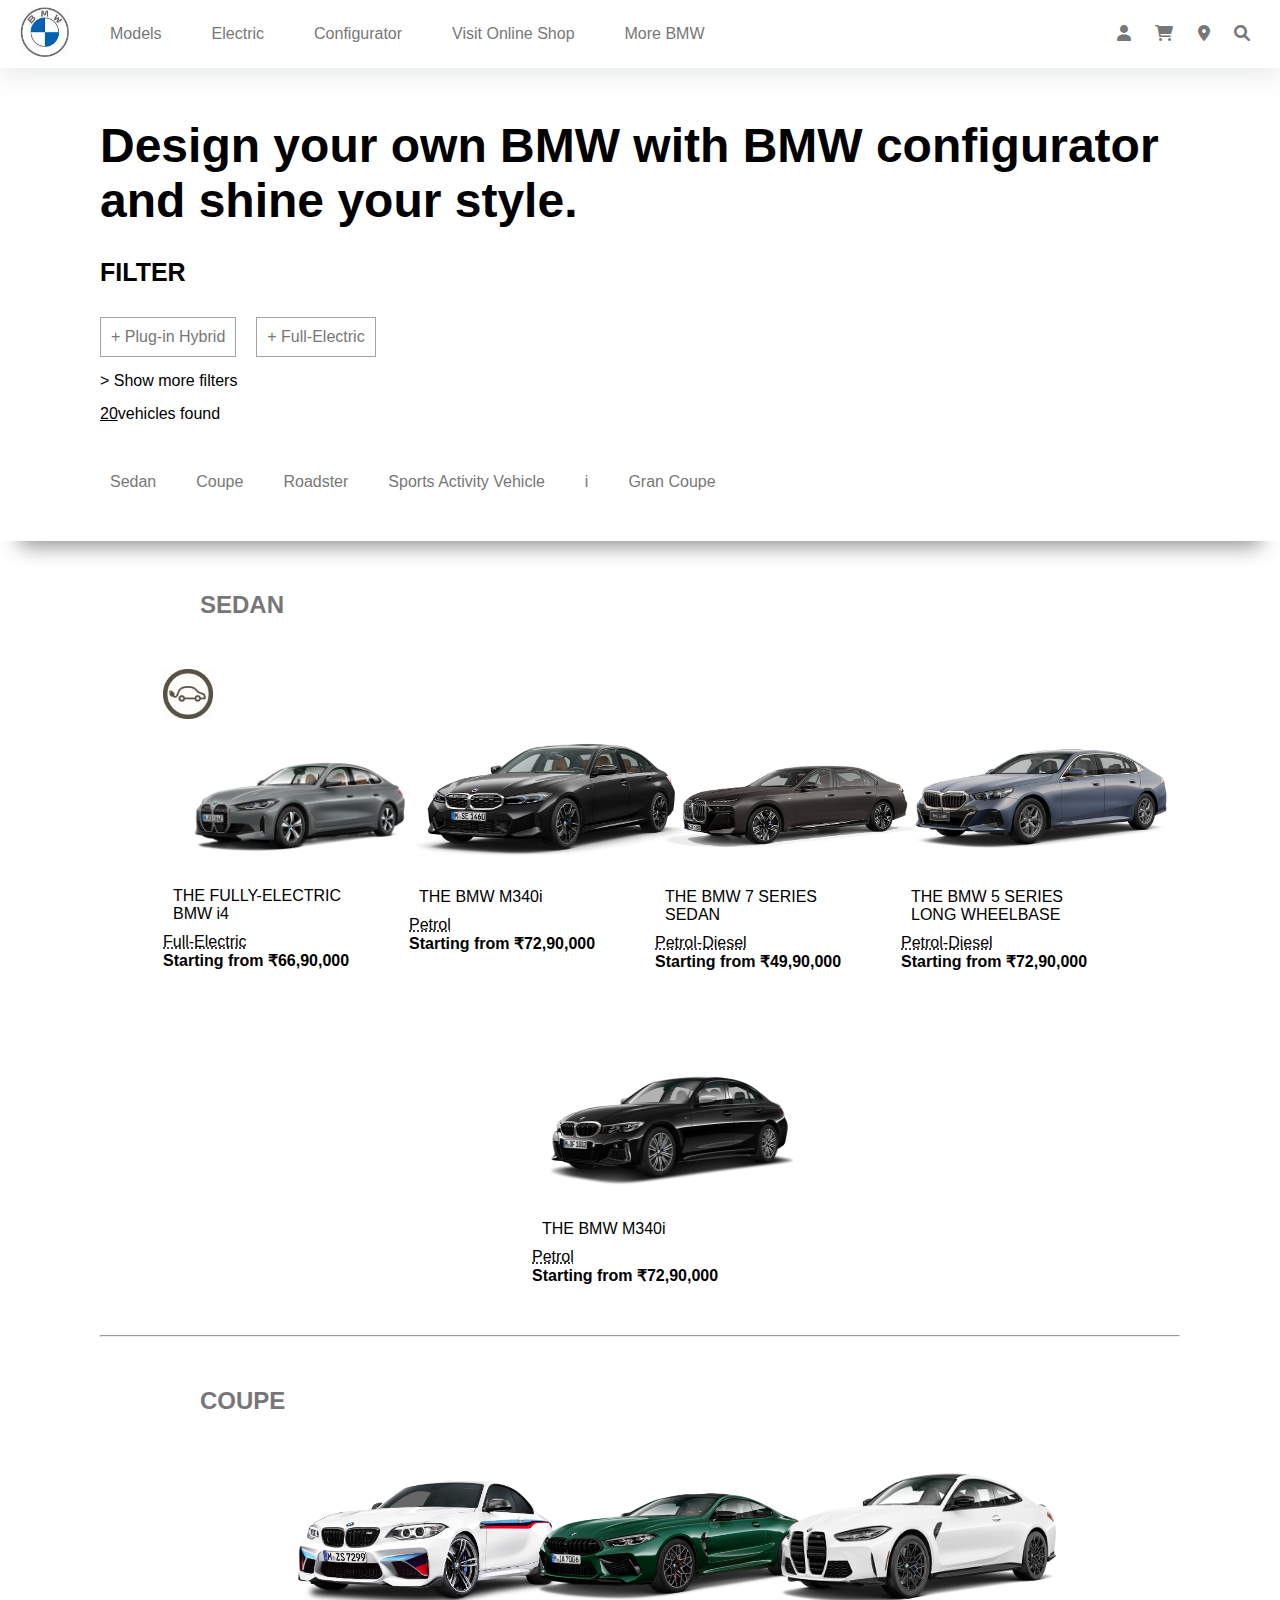
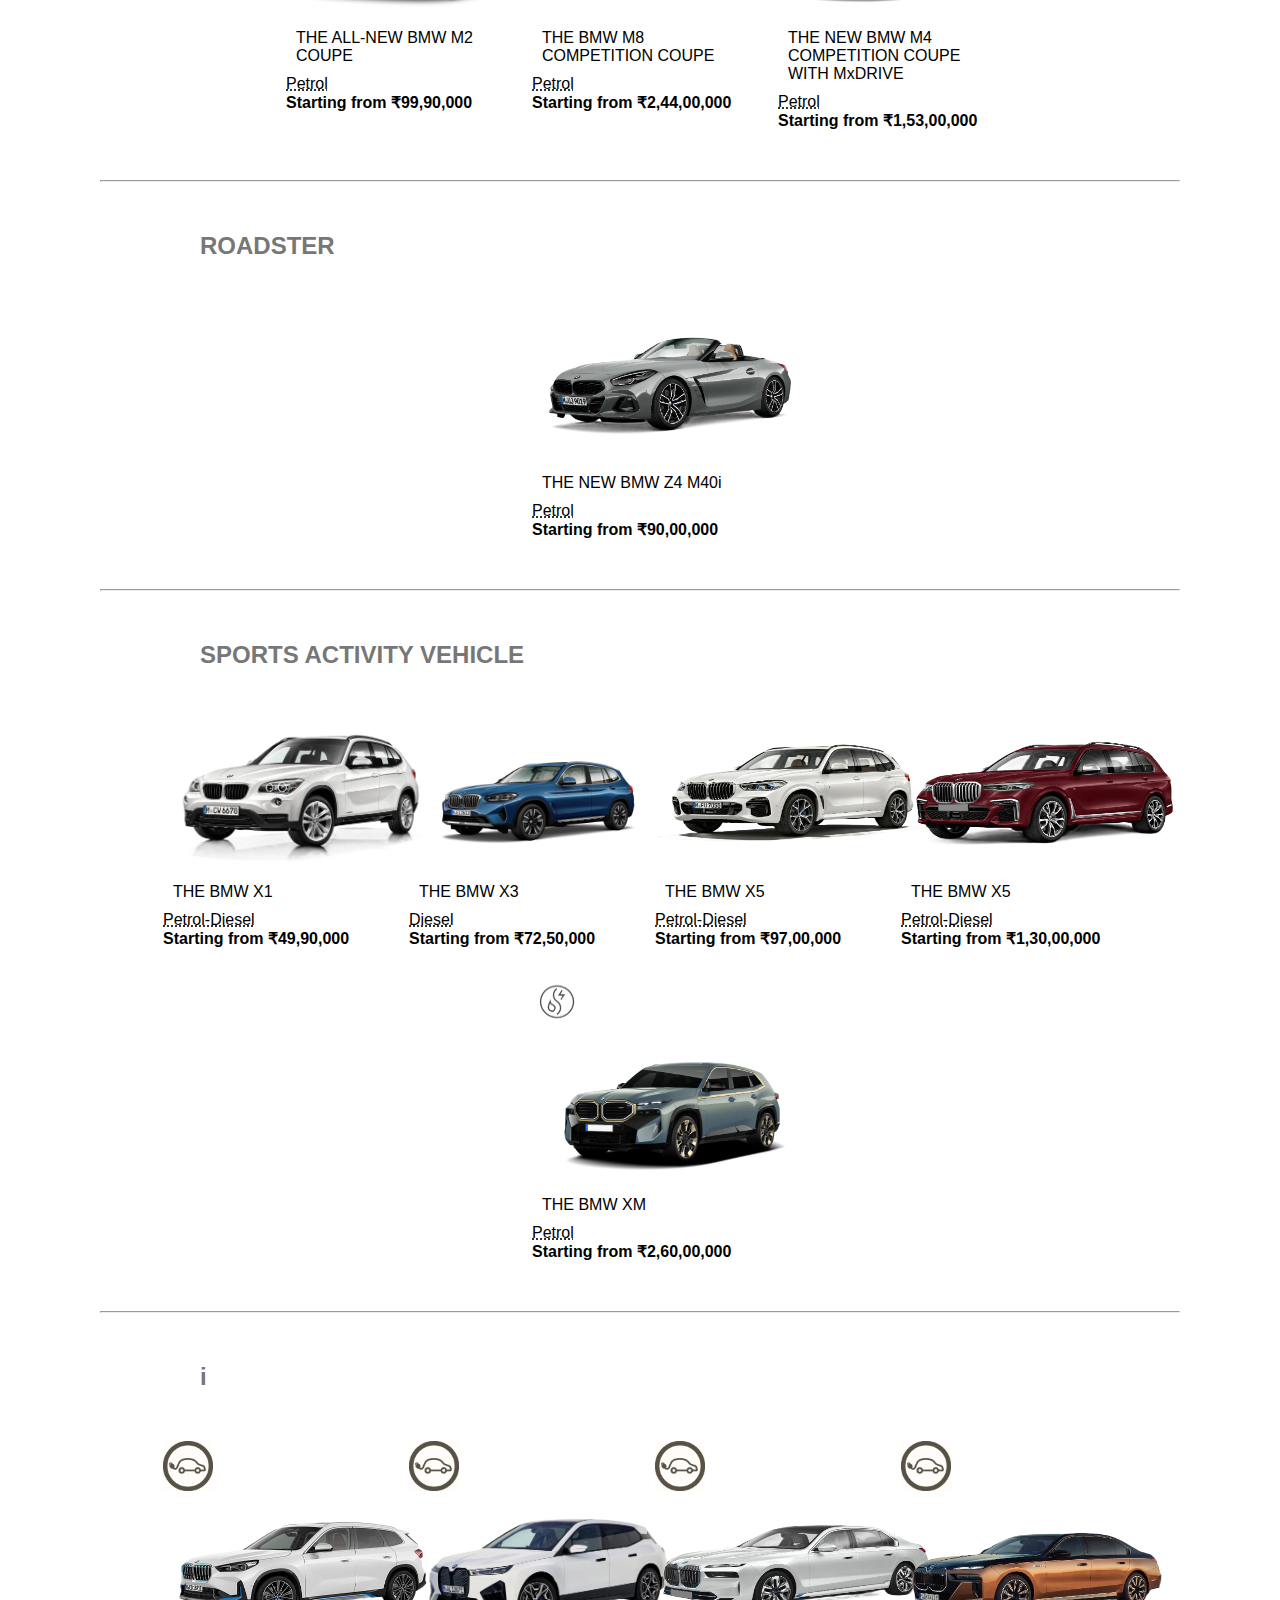
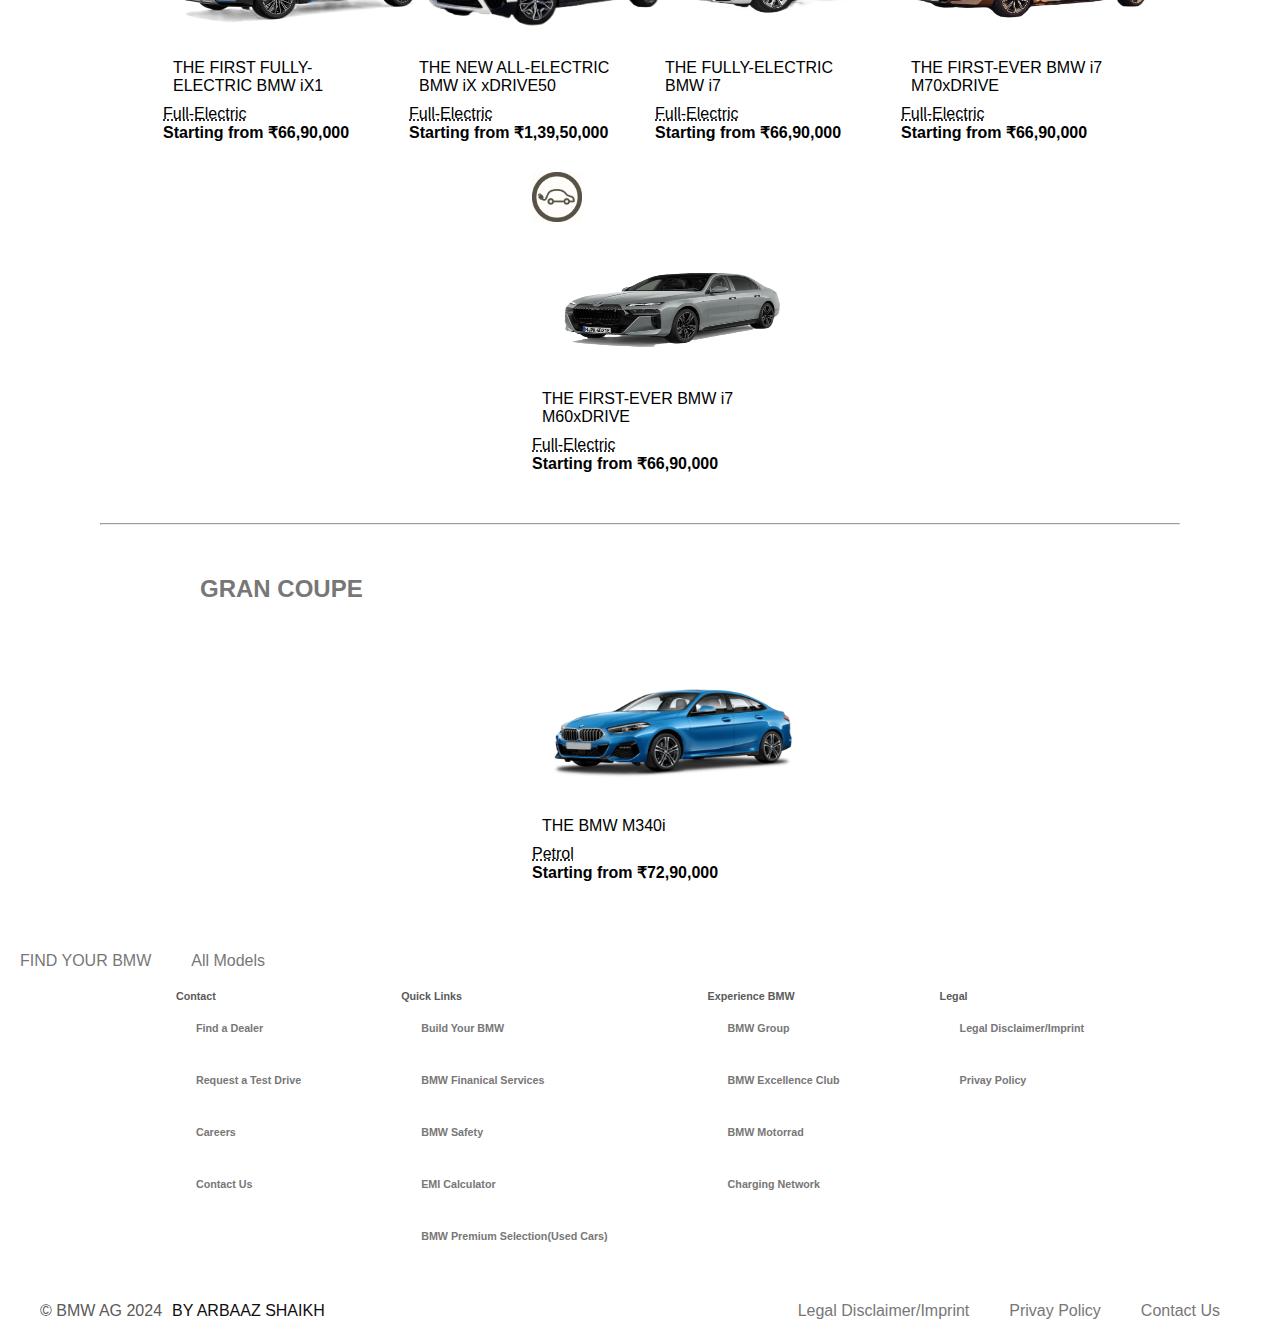
<file: configurator.html>
<!DOCTYPE html>
<html lang="en">
<head>
    <meta charset="UTF-8">
    <meta name="viewport" content="width=device-width, initial-scale=1.0">
    <link rel="icon" type="image/jpeg" href="./BMWImg/BMW LOGO.webp">
    <link rel="stylesheet" href="https://cdnjs.cloudflare.com/ajax/libs/font-awesome/6.0.0-beta3/css/all.min.css">
    <link rel="stylesheet" href="configurator.css">
    <title>Configurator</title>
</head>
<body>

    <div id="nav">
        <div class="left">
            <div>
                <abbr title="BMW Logo"><a href="index.html"><img id="logo" src="./BMWImg/bmwlogo.jpeg"></a></abbr>
            </div>
            <ul>
                <li><a href="Model.html">Models</a></li>
                <li><a href="elecrticpage.html">Electric</a></li>
                <li><a href="configurator.html">Configurator</a></li>
                <li><a href="">Visit Online Shop</a></li>
                <li><a href="">More BMW</a></li>
            </ul>
        </div>
        
        <div class="social-links">
            <i class="fas fa-user"></i>
            <i class="fas fa-shopping-cart"></i>
            <i class="fas fa-map-marker-alt"></i>
            <i class="fas fa-search"></i>
        </div>	
    </div>

    <div class="main">
        <h4>Design your own BMW with BMW configurator and shine your style.</h4>
        <h3>FILTER</h3>
        <div class="filter">
            <span id="box1">+ Plug-in Hybrid</span>
            <span id="box1">+ Full-Electric</span>
        </div>
        <p>> Show more filters</p>
        <p><span>20</span>vehicles found</p>
    </div>

    <div id="series">
        <ul>
            <li><a href="#Sedan">Sedan</a></li>
            <li><a href="#Coupe">Coupe</a></li>
            <li><a href="#Roadster">Roadster</a></li>
            <li><a href="#Sports Activity Vehicle">Sports Activity Vehicle</a></li>
            <li><a href="#i">i</a></li>
            <li><a href="#Gran Coupe">Gran Coupe</a></li>
        </ul>
    </div>
    
    <div>
        <h2 class="H2" id="Sedan">SEDAN</h2>
        <div class="head">

            <div class="col-size">
                <img id="electric" src="./BMWImg/electricsymbol.jpg">
            
                <div class="carimage">
                    <img id="car-size" src="./BMWImg/i4.png" alt="BMW iX1">
                </div>
                <div class="desc">THE FULLY-ELECTRIC BMW i4</div>
                    <abbr title="THE FULLY-ELECTRIC BMW i4"><p>Full-Electric</p></abbr>
                    <b><p>Starting from ₹66,90,000</p></b>
            </div>

            <div class="col-size">
                <div id="measured"></div>
                <div class="carimage">
                    <img id="car-size" src="./BMWImg/M340i.png" alt="BMW M340i">
                </div>
                <div class="desc">THE BMW M340i</div>
                    <abbr title="THE BMW M340i"><p>Petrol</p></abbr>
                    <b><p>Starting from ₹72,90,000</p></b>
            </div>

            <div class="col-size">
                <div id="measured"></div>
                <div class="carimage">
                    <img id="car-size" src="./BMWImg/7SS.png" alt="BMW 7 SERIES SEDAN">
                </div>
                <div class="desc">THE BMW 7 SERIES SEDAN</div>
                    <abbr title="THE BMW 7 SERIES SEDAN"><p>Petrol-Diesel</p></abbr>
                    <b><p>Starting from ₹49,90,000</p></b>
            </div>

            <div class="col-size">
                <div id="measured"></div>
                <div class="carimage">
                    <img id="car-size" src="./BMWImg/5S.png" alt="BMW 5 SERIES LONG WHEELBASE">
                </div>
                <div class="desc">THE BMW 5 SERIES LONG WHEELBASE</div>
                    <abbr title="THE BMW 5 SERIES LONG WHEELBASE"><p>Petrol-Diesel</p></abbr>
                    <b><p>Starting from ₹72,90,000</p></b>
            </div>

            <div class="col-size">
                <div id="measured"></div>
                <div class="carimage">
                    <img id="car-size" src="./BMWImg/3S.png" alt="BMW M340i">
                </div>
                <div class="desc">THE BMW M340i</div>
                    <abbr title="THE BMW M340i"><p>Petrol</p></abbr>
                    <b><p>Starting from ₹72,90,000</p></b>
            </div>

        </div>
    </div>

    <div class="hr">
        <hr>
    </div>

    <div>
        <h2 class="H2" id="Coupe">COUPE</h2>
        <div class="head">

            <div class="col-size">
                <div class="carimage">
                    <img id="car-size" src="./BMWImg/M2.png" alt="BMW M2 COUPE">
                </div>
                <div class="desc">THE ALL-NEW BMW M2 COUPE</div>
                    <abbr title="THE ALL-NEW BMW M2 COUPE"><p>Petrol</p></abbr>
                    <b><p>Starting from ₹99,90,000</p></b>
            </div>

            <div class="col-size">
                <div class="carimage">
                    <img id="car-size" src="./BMWImg/M8.png" alt="BMW M8 COMPETITION COUPE">
                </div>
                <div class="desc">THE BMW M8 COMPETITION COUPE</div>
                    <abbr title="THE BMW M8 COMPETITION COUPE"><p>Petrol</p></abbr>
                    <b><p>Starting from ₹2,44,00,000</p></b>
            </div>
            <div class="col-size">
                    <div class="carimage">
                        <img id="car-size" src="./BMWImg/M4.png" alt=" s">
                    </div>
                    <div class="desc">THE  NEW BMW M4 COMPETITION COUPE WITH MxDRIVE</div>
                        <abbr title=" THE NEW BMW M4 COMPETITION COUPE WITH MxDRIVE"><p>Petrol</p></abbr>
                        <b><p>Starting from ₹1,53,00,000</p></b>
                    </div>
            </div>
        </div>
    </div>

<div class="hr">
    <hr>
</div>

    <div>
        <h2 class="H2" id="Roadster">ROADSTER</h2>
        <div class="head">
            <div class="col-size">
                <div class="carimage">
                    <img id="car-size" src="./BMWImg/Z4M30i.png" alt="BMW Z4 M40i">
                </div>
                <div class="desc">THE NEW BMW Z4 M40i</div>
                    <abbr title="THE NEW BMW Z4 M40i"><p>Petrol</p></abbr>
                    <b><p>Starting from ₹90,00,000</p></b>
            </div>  
        </div>
    </div>

    <div class="hr">
        <hr>
    </div>

    <div></div>
        <h2 class="H2" id="Sports Activity Vehicle">SPORTS ACTIVITY VEHICLE</h2>
        <div class="head">
            <div class="col-size">
                <div class="carimage">
                    <img id="car-size" src="./BMWImg/X1.png" alt="BMW X1">
                </div>
                <div class="desc">THE BMW X1</div>
                    <abbr title="THE BMW X1"><p>Petrol-Diesel</p></abbr>
                    <b><p>Starting from ₹49,90,000</p></b>
            </div>
            
            <div class="col-size">
                <div class="carimage">
                    <img id="car-size" src="./BMWImg/X3.png" alt="BMW X3">
                </div>
                <div class="desc">THE BMW X3</div>
                    <abbr title="THE BMW X3"><p>Diesel</p></abbr>
                    <b><p>Starting from ₹72,50,000</p></b>
            </div>
            
            <div class="col-size">
                <div class="carimage">
                    <img id="car-size" src="./BMWImg/X5.png" alt="BMW X5">
                </div>
                <div class="desc">THE BMW X5</div>
                    <abbr title="THE BMW X5"><p>Petrol-Diesel</p></abbr>
                    <b><p>Starting from ₹97,00,000</p></b>
            </div>
            
            <div class="col-size">
                <div class="carimage">
                    <img id="car-size" src="./BMWImg/X7.png" alt="BMW X7">
                </div>
                <div class="desc">THE BMW X5</div>
                    <abbr title="THE BMW X7"><p>Petrol-Diesel</p></abbr>
                    <b><p>Starting from ₹1,30,00,000</p></b>
            </div>
            
            <div class="col-size">
                <img id="electric" src="./BMWImg/hybrid.png">
                <div class="carimage">
                    <img id="car-size" src="./BMWImg/XM.png" alt="BMW XM">
                </div>
                <div class="desc">THE BMW XM</div>
                    <abbr title="THE BMW XM"><p>Petrol</p></abbr>
                    <b><p>Starting from ₹2,60,00,000</p></b>
            </div>
        </div>
    </div>

    <div class="hr">
        <hr>
    </div>

    <div>
        <h2 class="H2" id="i">i</h2>
        <div class="head">
            <div class="col-size">
                <img id="electric" src="./BMWImg/electricsymbol.jpg">
            
                <div class="carimage">
                    <img id="car-size" src="./BMWImg/ix1.png" alt="BMW iX1">
                </div>
                <div class="desc">THE FIRST FULLY-ELECTRIC BMW iX1</div>
                    <abbr title="THE FIRST FULLY-ELECTRIC BMW iX1"><p>Full-Electric</p></abbr>
                    <b><p>Starting from ₹66,90,000</p></b>
            </div>
    
            <div class="col-size">
                <img id="electric" src="./BMWImg/electricsymbol.jpg">
            
                <div class="carimage">
                    <img id="car-size" src="./BMWImg/ix50.png" alt="BMW iX1">
                </div>
                <div class="desc">THE NEW ALL-ELECTRIC BMW iX xDRIVE50</div>
                    <abbr title="THE NEW ALL-ELECTRIC BMW iX xDRIVE50"><p>Full-Electric</p></abbr>
                    <b><p>Starting from ₹1,39,50,000</p></b>
            </div>
            
            <div class="col-size">
                <img id="electric" src="./BMWImg/electricsymbol.jpg">
            
                <div class="carimage">
                    <img id="car-size" src="./BMWImg/i7.png" alt="BMW iX1">
                </div>
                <div class="desc">THE FULLY-ELECTRIC BMW i7</div>
                    <abbr title="THE FULLY-ELECTRIC BMW i7"><p>Full-Electric</p></abbr>
                    <b><p>Starting from ₹66,90,000</p></b>
            </div>
            
            <div class="col-size">
                <img id="electric" src="./BMWImg/electricsymbol.jpg">
            
                <div class="carimage">
                    <img id="car-size" src="./BMWImg/i7m70.png" alt="BMW iX1">
                </div>
                <div class="desc">THE FIRST-EVER BMW i7 M70xDRIVE</div>
                    <abbr title="THE FIRST-EVER BMW i7 M70xDRIVE"><p>Full-Electric</p></abbr>
                    <b><p>Starting from ₹66,90,000</p></b>
            </div>
            
            <div class="col-size">
                <img id="electric" src="./BMWImg/electricsymbol.jpg">
            
                <div class="carimage">
                    <img id="car-size" src="./BMWImg/I7M60.png" alt="BMW iX1">
                </div>
                <div class="desc">THE FIRST-EVER BMW i7 M60xDRIVE</div>
                    <abbr title="THE FIRST-EVER BMW i7 M60xDRIVE"><p>Full-Electric</p></abbr>
                    <b><p>Starting from ₹66,90,000</p></b>
            </div>
        </div>				
    </div>

    <div class="hr">
        <hr>
    </div>

    <div></div>
        <h2 class="H2" id="Gran Coupe">GRAN COUPE</h2>
        <div class="head">
            <div class="col-size">
                <div class="carimage">
                    <img id="car-size" src="./BMWImg/2S.png" alt="BMW M340i">
                </div>
                <div class="desc">THE BMW M340i</div>
                    <abbr title="THE BMW M340i"><p>Petrol</p></abbr>
                    <b><p>Starting from ₹72,90,000</p></b>
            </div>  
        </div>
    </div>

    <div class="middle">
        <ul>
            <li><a href="#">FIND YOUR BMW</a></li>
            <li><a href="#">All Models</a></li>
        </ul>
    </div>
    
    <div class="last">
        <div>
            <h6 class="h6">Contact
            <ul>
                <li><a href="#">Find a Dealer</a></li>
                <li><a href="#">Request a Test Drive</a></li>
                <li><a href="#">Careers</a></li>
                <li><a href="#">Contact Us</a></li>	
            </ul>
            </h6>
        </div>
        <div>
            <h6 class="h6">Quick Links
            <ul>
                <li><a href="#">Build Your BMW</a></li>
                <li><a href="#">BMW Finanical Services</a></li>
                <li><a href="#">BMW Safety</a></li>
                <li><a href="#">EMI Calculator</a></li>
                <li><a href="#">BMW Premium Selection(Used Cars)</a></li>			
            </ul>
            </h6>
        </div>
        <div>
            <h6 class="h6">Experience BMW
            <ul>
                <li><a href="#">BMW Group</a></li>
                <li><a href="#">BMW Excellence Club</a></li>
                <li><a href="#">BMW Motorrad</a></li>
                <li><a href="#">Charging Network</a></li>	
            </ul>
            </h6>
        </div>
        <div>
            <h6 class="h6">Legal
            <ul>
                <li><a href="#">Legal Disclaimer/Imprint</a></li>
                <li><a href="#">Privay Policy</a></li>	
            </ul>
            </h6>
        </div>
    </div>
    
        <div class="footer1">
            <p>&copy; BMW AG 2024 <span>BY ARBAAZ SHAIKH</span></p>
        
        
        <div class="footer2">
            <ul>
                <li><a href="#">Legal Disclaimer/Imprint</a></<li>
                <li><a href="">Privay Policy</a></<li>
                <li><a href="">Contact Us</a></<li>
            </ul>
        </div>
    </div>
</body>
</html>
</file>
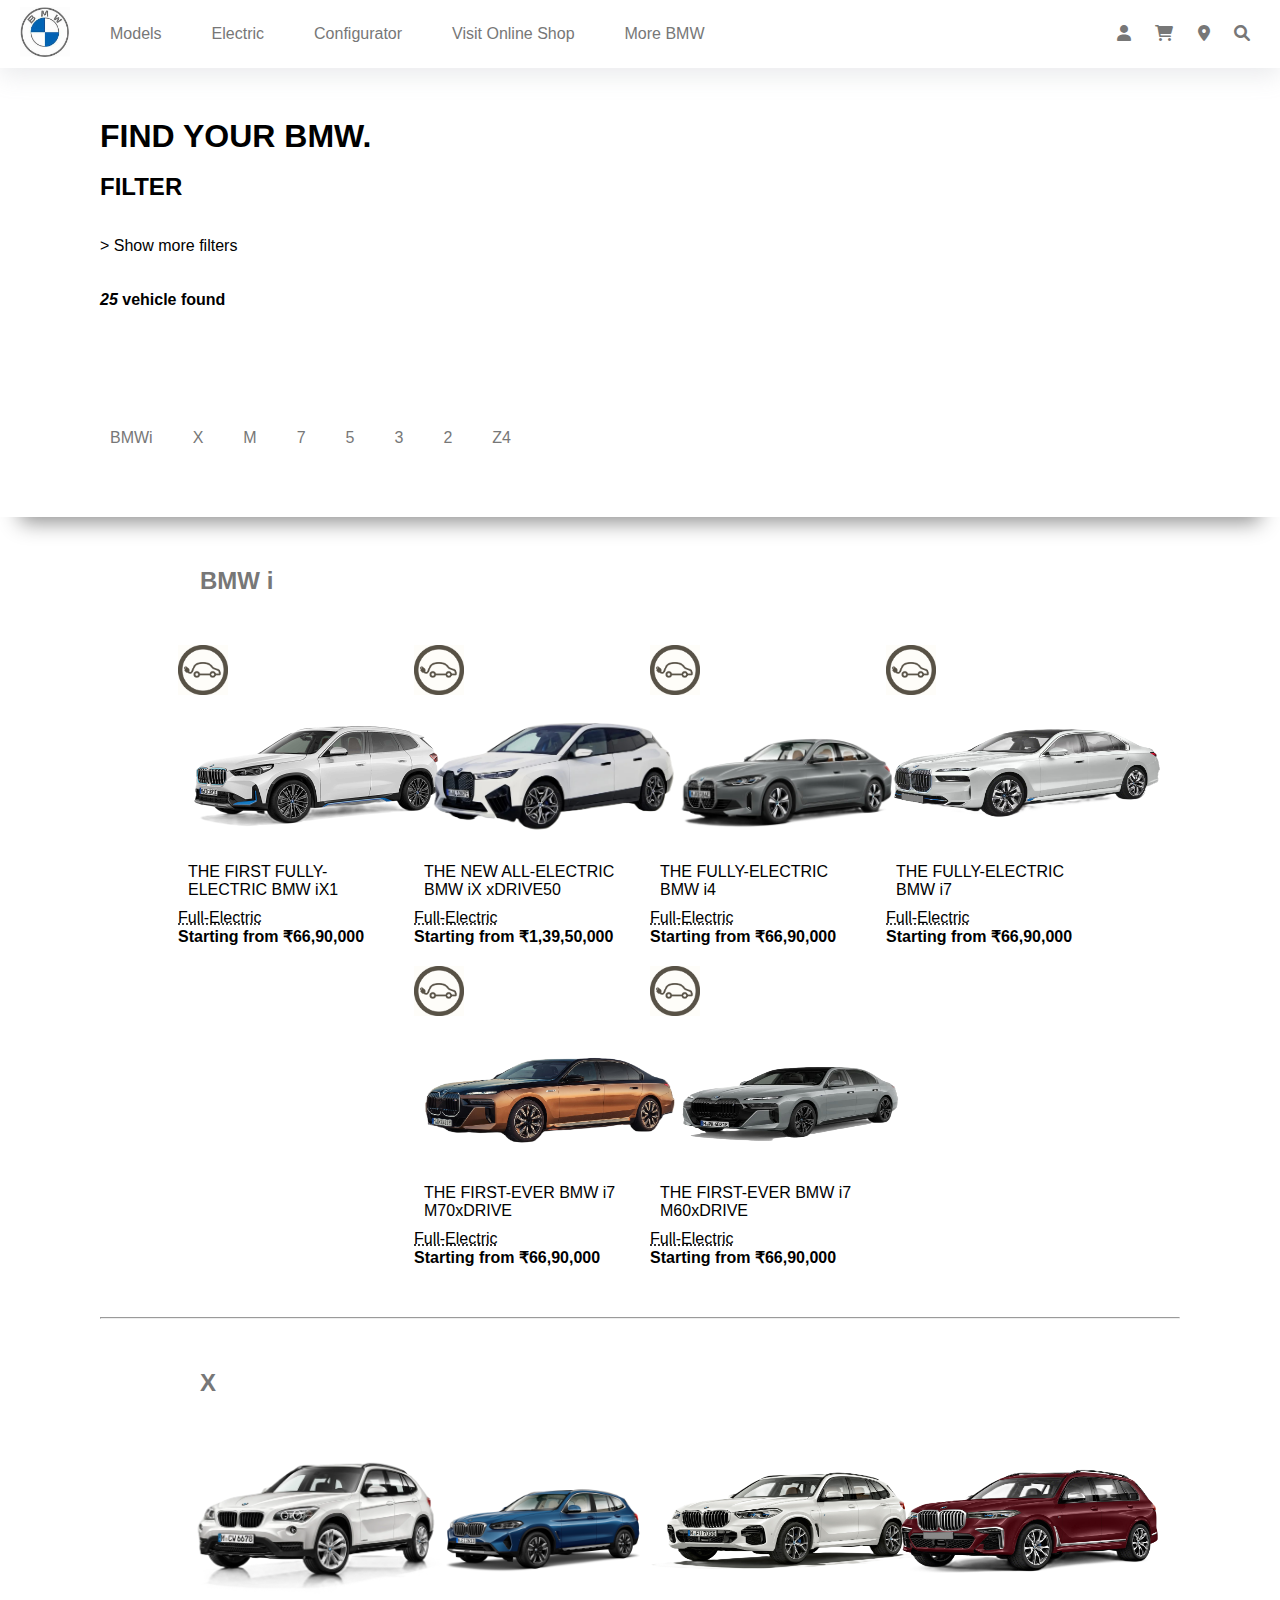
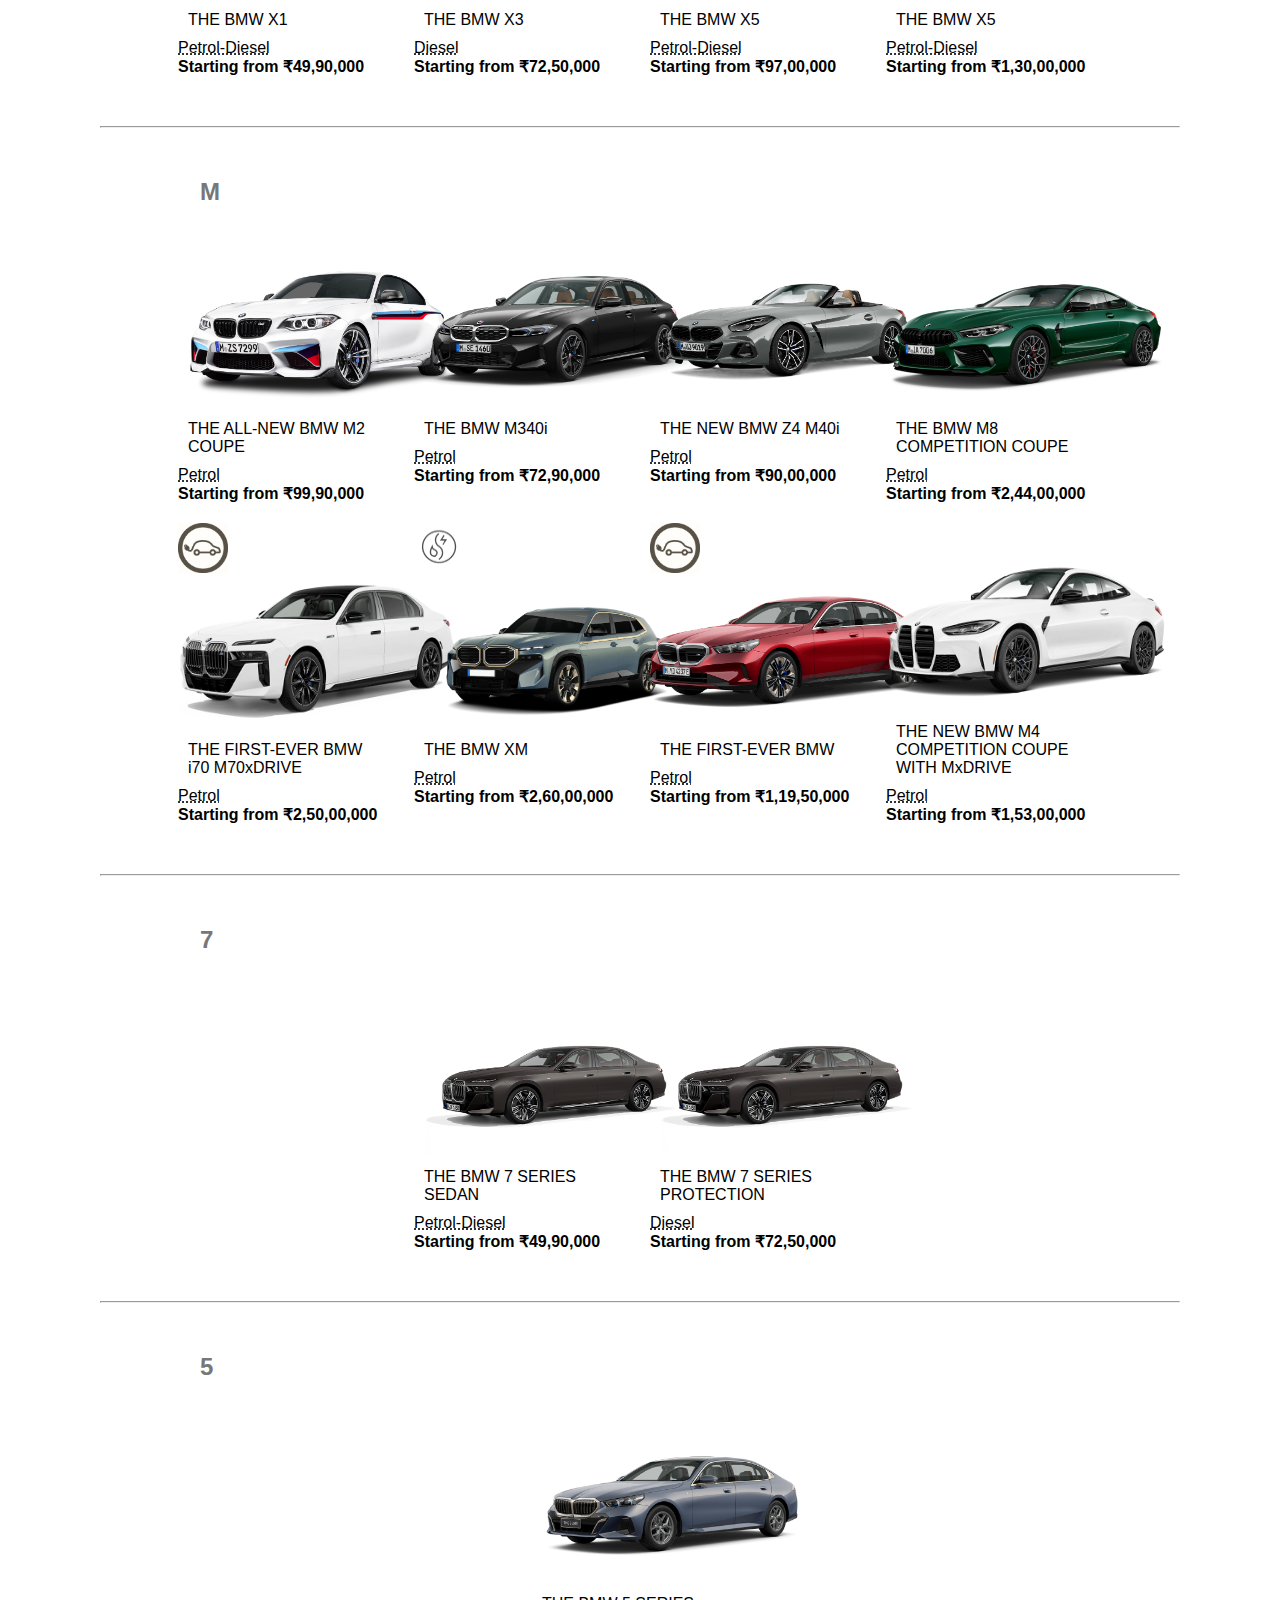
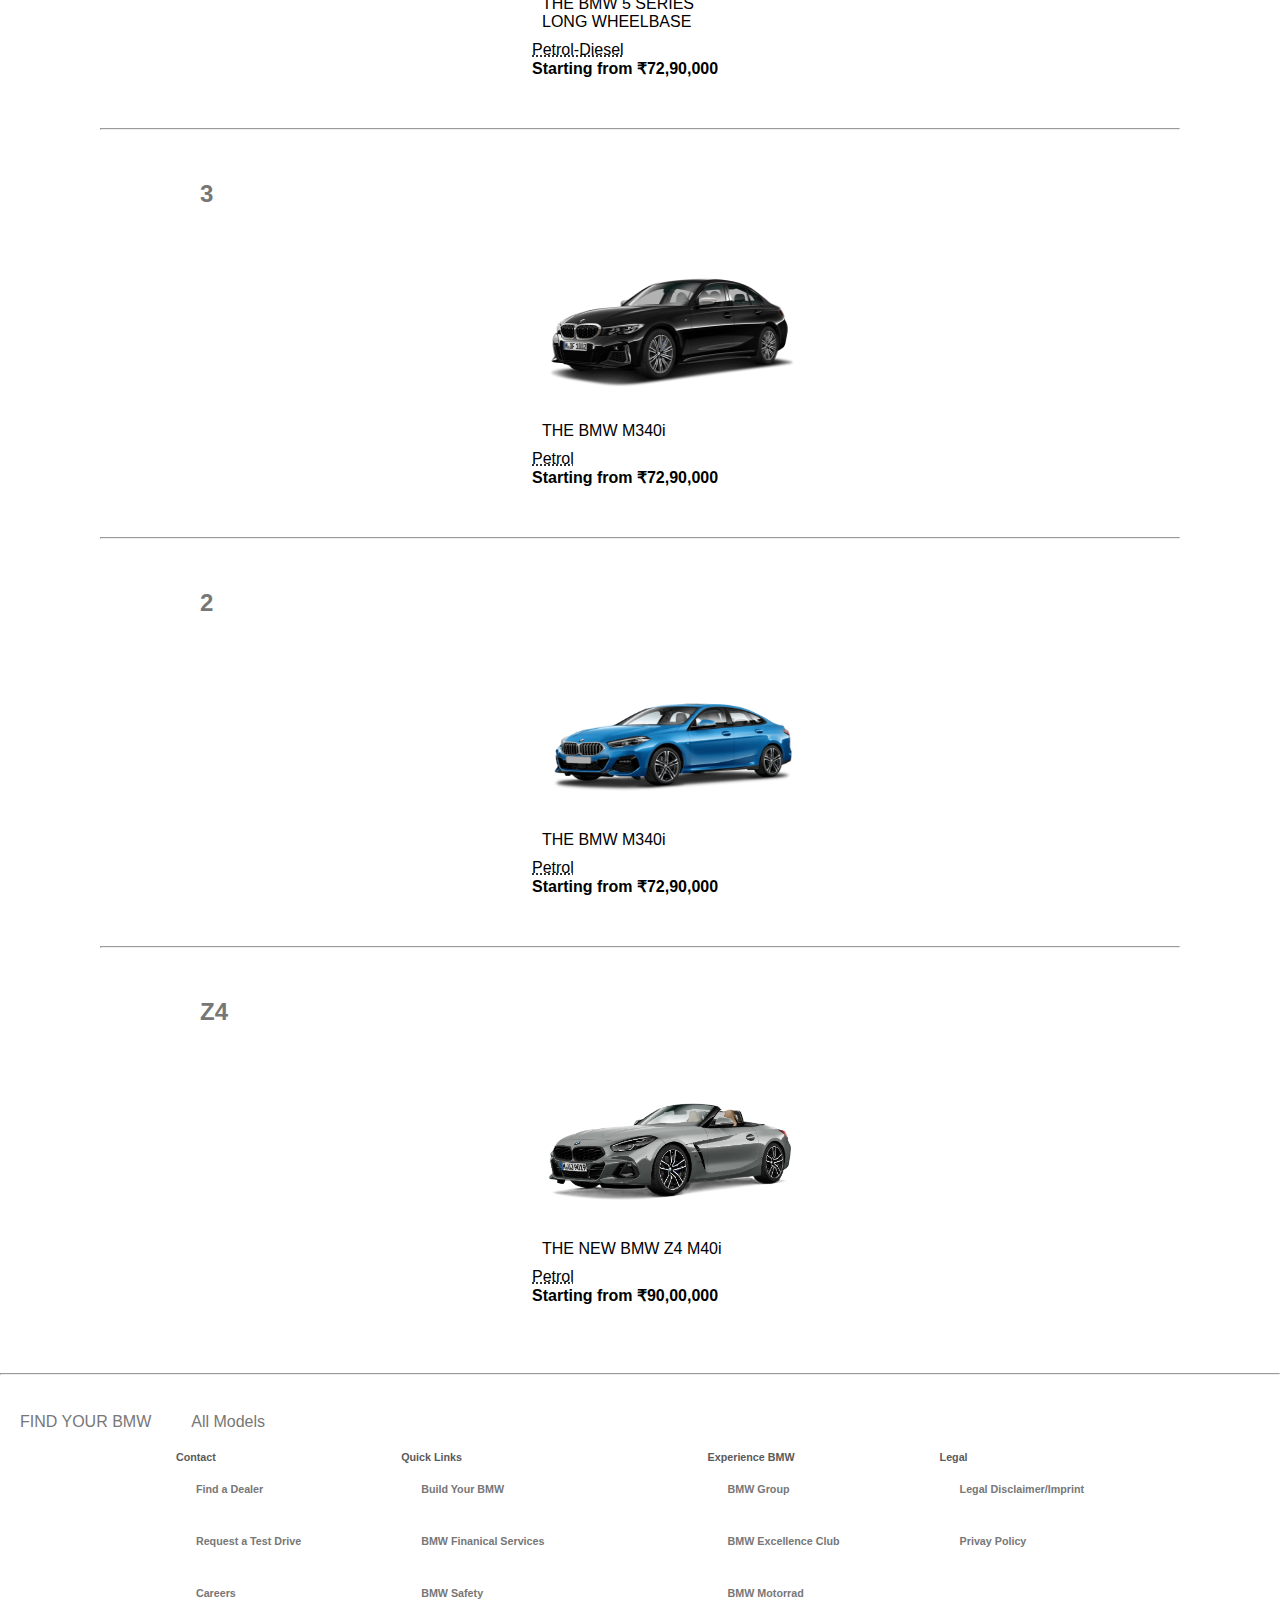
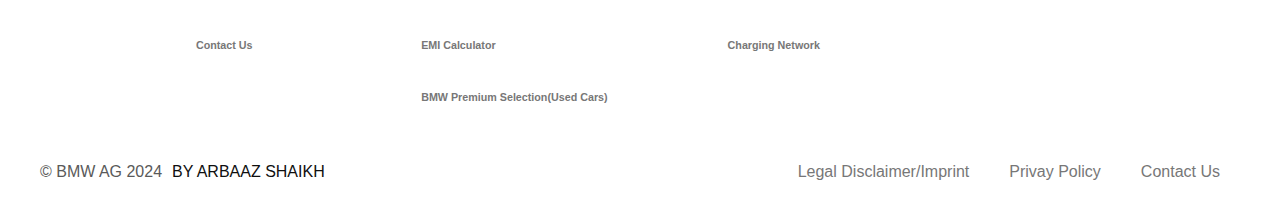
<file: Model.html>
<!DOCTYPE html>
<html>
<head>
<meta name="viewports" content="width=device-width , initial-scale=1.0">
<link rel="icon" type="image/jpeg" href="./BMWImg/BMW LOGO.webp">
<link rel="stylesheet" href="https://cdnjs.cloudflare.com/ajax/libs/font-awesome/6.0.0-beta3/css/all.min.css">
<link rel="stylesheet" href="model.css">

<title>Model Page</title>
</head>
<body>

<div id="nav">
	<div class="left">
		<div>
			<abbr title="BMW Logo"><a href="index.html"><img id="logo" src="./BMWImg/bmwlogo.jpeg"></a></abbr>
		</div>
		<ul>
			<li><a href="Model.html">Models</a></li>
            <li><a href="elecrticpage.html">Electric</a></li>
            <li><a href="configurator.html">Configurator</a></li>
            <li><a href="">Visit Online Shop</a></li>
            <li><a href="">More BMW</a></li>
		</ul>
	</div>
	
	<div class="social-links">
		<i class="fas fa-user"></i>
		<i class="fas fa-shopping-cart"></i>
		<i class="fas fa-map-marker-alt"></i>
		<i class="fas fa-search"></i>
	</div>	
</div>

<div class="main">
	<h1>FIND YOUR BMW.</h1><br>
	<h2>FILTER</h2><br><br>
	<p>> Show more filters</p><br><br>
	<h4><i>25</i> vehicle found</h4>
</div>	
<div id="series">
	<ul>
		<li><a href="#BMWi">BMWi</a></li>
		<li><a href="#X">X</a></li>
		<li><a href="#M">M</a></li>
		<li><a href="#7">7</a></li>
		<li><a href="#5">5</a></li>
		<li><a href="#3">3</a></li>
		<li><a href="#2">2</a></li>
		<li><a href="#Z4">Z4</a></li>
	</ul>
</div>

<div>
	<h2 class="H2" id="BMWi">BMW i</h2>
	<div class="head">
		<div class="col-size">
			<img id="electric" src="./BMWImg/electricsymbol.jpg">
		
			<div class="carimage">
				<img id="car-size" src="./BMWImg/ix1.png" alt="BMW iX1">
			</div>
			<div class="desc">THE FIRST FULLY-ELECTRIC BMW iX1</div>
				<abbr title="THE FIRST FULLY-ELECTRIC BMW iX1"><p>Full-Electric</p></abbr>
				<b><p>Starting from ₹66,90,000</p></b>
		</div>

		<div class="col-size">
			<img id="electric" src="./BMWImg/electricsymbol.jpg">
		
			<div class="carimage">
				<img id="car-size" src="./BMWImg/ix50.png" alt="BMW iX1">
			</div>
			<div class="desc">THE NEW ALL-ELECTRIC BMW iX xDRIVE50</div>
				<abbr title="THE NEW ALL-ELECTRIC BMW iX xDRIVE50"><p>Full-Electric</p></abbr>
				<b><p>Starting from ₹1,39,50,000</p></b>
		</div>
		
		<div class="col-size">
			<img id="electric" src="./BMWImg/electricsymbol.jpg">
		
			<div class="carimage">
				<img id="car-size" src="./BMWImg/i4.png" alt="BMW iX1">
			</div>
			<div class="desc">THE FULLY-ELECTRIC BMW i4</div>
				<abbr title="THE FULLY-ELECTRIC BMW i4"><p>Full-Electric</p></abbr>
				<b><p>Starting from ₹66,90,000</p></b>
		</div>
		
		<div class="col-size">
			<img id="electric" src="./BMWImg/electricsymbol.jpg">
		
			<div class="carimage">
				<img id="car-size" src="./BMWImg/i7.png" alt="BMW iX1">
			</div>
			<div class="desc">THE FULLY-ELECTRIC BMW i7</div>
				<abbr title="THE FULLY-ELECTRIC BMW i7"><p>Full-Electric</p></abbr>
				<b><p>Starting from ₹66,90,000</p></b>
		</div>
		
		<div class="col-size">
			<img id="electric" src="./BMWImg/electricsymbol.jpg">
		
			<div class="carimage">
				<img id="car-size" src="./BMWImg/i7m70.png" alt="BMW iX1">
			</div>
			<div class="desc">THE FIRST-EVER BMW i7 M70xDRIVE</div>
				<abbr title="THE FIRST-EVER BMW i7 M70xDRIVE"><p>Full-Electric</p></abbr>
				<b><p>Starting from ₹66,90,000</p></b>
		</div>
		
		<div class="col-size">
			<img id="electric" src="./BMWImg/electricsymbol.jpg">
		
			<div class="carimage">
				<img id="car-size" src="./BMWImg/I7M60.png" alt="BMW iX1">
			</div>
			<div class="desc">THE FIRST-EVER BMW i7 M60xDRIVE</div>
				<abbr title="THE FIRST-EVER BMW i7 M60xDRIVE"><p>Full-Electric</p></abbr>
				<b><p>Starting from ₹66,90,000</p></b>
		</div>
	</div>				
</div>

<div class="hr">
<hr>
</div>

<div>
	<h2 class="H2" id="X">X</h2>
	<div class="head">
		<div class="col-size">
			<div class="carimage">
				<img id="car-size" src="./BMWImg/X1.png" alt="BMW X1">
			</div>
			<div class="desc">THE BMW X1</div>
				<abbr title="THE BMW X1"><p>Petrol-Diesel</p></abbr>
				<b><p>Starting from ₹49,90,000</p></b>
		</div>
		
		<div class="col-size">
			<div class="carimage">
				<img id="car-size" src="./BMWImg/X3.png" alt="BMW X3">
			</div>
			<div class="desc">THE BMW X3</div>
				<abbr title="THE BMW X3"><p>Diesel</p></abbr>
				<b><p>Starting from ₹72,50,000</p></b>
		</div>
		
		<div class="col-size">
			<div class="carimage">
				<img id="car-size" src="./BMWImg/X5.png" alt="BMW X5">
			</div>
			<div class="desc">THE BMW X5</div>
				<abbr title="THE BMW X5"><p>Petrol-Diesel</p></abbr>
				<b><p>Starting from ₹97,00,000</p></b>
		</div>
		
		<div class="col-size">
			<div class="carimage">
				<img id="car-size" src="./BMWImg/X7.png" alt="BMW X7">
			</div>
			<div class="desc">THE BMW X5</div>
				<abbr title="THE BMW X7"><p>Petrol-Diesel</p></abbr>
				<b><p>Starting from ₹1,30,00,000</p></b>
		</div>
	</div>				
</div>

<div class="hr">
<hr>
</div>

<div>
	<h2 class="H2" id="M">M</h2>
	<div class="head">
		<div class="col-size">
			<div class="carimage">
				<img id="car-size" src="./BMWImg/M2.png" alt="BMW M2 COUPE">
			</div>
			<div class="desc">THE ALL-NEW BMW M2 COUPE</div>
				<abbr title="THE ALL-NEW BMW M2 COUPE"><p>Petrol</p></abbr>
				<b><p>Starting from ₹99,90,000</p></b>
		</div>
		
		<div class="col-size">
			<div class="carimage">
				<img id="car-size" src="./BMWImg/M340i.png" alt="BMW M340i">
			</div>
			<div class="desc">THE BMW M340i</div>
				<abbr title="THE BMW M340i"><p>Petrol</p></abbr>
				<b><p>Starting from ₹72,90,000</p></b>
		</div>
		
		<div class="col-size">
			<div class="carimage">
				<img id="car-size" src="./BMWImg/Z4M30i.png" alt="BMW Z4 M40i">
			</div>
			<div class="desc">THE NEW BMW Z4 M40i</div>
				<abbr title="THE NEW BMW Z4 M40i"><p>Petrol</p></abbr>
				<b><p>Starting from ₹90,00,000</p></b>
		</div>
		
		<div class="col-size">
			<div class="carimage">
				<img id="car-size" src="./BMWImg/M8.png" alt="BMW M8 COMPETITION COUPE">
			</div>
			<div class="desc">THE BMW M8 COMPETITION COUPE</div>
				<abbr title="THE BMW M8 COMPETITION COUPE"><p>Petrol</p></abbr>
				<b><p>Starting from ₹2,44,00,000</p></b>
		</div>
		
		<div class="col-size">
			<img id="electric" src="./BMWImg/electricsymbol.jpg">
			<div class="carimage">
				<img id="car-size" src="./BMWImg/i70M70.png" alt="BMW i70 M70xDRIVE">
			</div>
			<div class="desc">THE FIRST-EVER BMW i70 M70xDRIVE</div>
				<abbr title="THE FIRST-EVER BMW i70 M70xDRIVE"><p>Petrol</p></abbr>
				<b><p>Starting from ₹2,50,00,000</p></b>
		</div>
		
		<div class="col-size">
			<img id="electric" src="./BMWImg/hybrid.png">
			<div class="carimage">
				<img id="car-size" src="./BMWImg/XM.png" alt="BMW XM">
			</div>
			<div class="desc">THE BMW XM</div>
				<abbr title="THE BMW XM"><p>Petrol</p></abbr>
				<b><p>Starting from ₹2,60,00,000</p></b>
		</div>
		
		<div class="col-size">
			<img id="electric" src="./BMWImg/electricsymbol.jpg">
			<div class="carimage">
				<img id="car-size" src="./BMWImg/i5M60.png" alt="BMW i5M60">
			</div>
			<div class="desc">THE FIRST-EVER BMW  	</div>
				<abbr title="THE FIRST-EVER BMW i5 M60xDRIVE"><p>Petrol</p></abbr>
				<b><p>Starting from ₹1,19,50,000</p></b>
		</div>
		
		<div class="col-size">
		<br><br>
			<div class="carimage">
				<img id="car-size" src="./BMWImg/M4.png" alt=" s">
			</div>
			<div class="desc">THE  NEW BMW M4 COMPETITION COUPE WITH MxDRIVE</div>
				<abbr title=" THE NEW BMW M4 COMPETITION COUPE WITH MxDRIVE"><p>Petrol</p></abbr>
				<b><p>Starting from ₹1,53,00,000</p></b>
		</div>
	</div>				
</div>

<div class="hr">
<hr>
</div>

<div>
	<h2 class="H2" id="7">7</h2>
	<div class="head">
		<div class="col-size">
			<div class="carimage">
				<img id="car-size" src="./BMWImg/7SS.png" alt="BMW 7 SERIES SEDAN">
			</div>
			<div class="desc">THE BMW 7 SERIES SEDAN</div>
				<abbr title="THE BMW 7 SERIES SEDAN"><p>Petrol-Diesel</p></abbr>
				<b><p>Starting from ₹49,90,000</p></b>
		</div>
		
		<div class="col-size">
			<div class="carimage">
				<img id="car-size" src="./BMWImg/7SS.png" alt="BMW 7 SERIES PROTECTION">
			</div>
			<div class="desc">THE BMW 7 SERIES PROTECTION</div>
				<abbr title="THE BMW 7 SERIES PROTECTION"><p>Diesel</p></abbr>
				<b><p>Starting from ₹72,50,000</p></b>
		</div>
	</div>				
</div>

<div class="hr">
<hr>
</div>

<div>
	<h2 class="H2" id="5">5</h2>
	<div class="head">
		<div class="col-size">
			<div class="carimage">
				<img id="car-size" src="./BMWImg/5S.png" alt="BMW 5 SERIES LONG WHEELBASE">
			</div>
			<div class="desc">THE BMW 5 SERIES LONG WHEELBASE</div>
				<abbr title="THE BMW 5 SERIES LONG WHEELBASE"><p>Petrol-Diesel</p></abbr>
				<b><p>Starting from ₹72,90,000</p></b>
		</div>
	</div>				
</div>

<div class="hr">
<hr>
</div>

<div>
	<h2 class="H2" id="3">3</h2>
	<div class="head">
		<div class="col-size">
			<div class="carimage">
				<img id="car-size" src="./BMWImg/3S.png" alt="BMW M340i">
			</div>
			<div class="desc">THE BMW M340i</div>
				<abbr title="THE BMW M340i"><p>Petrol</p></abbr>
				<b><p>Starting from ₹72,90,000</p></b>
		</div>
	</div>
</div>

<div class="hr">
<hr>
</div>

<div>
	<h2 class="H2" id="2">2</h2>
	<div class="head">
		<div class="col-size">
			<div class="carimage">
				<img id="car-size" src="./BMWImg/2S.png" alt="BMW M340i">
			</div>
			<div class="desc">THE BMW M340i</div>
				<abbr title="THE BMW M340i"><p>Petrol</p></abbr>
				<b><p>Starting from ₹72,90,000</p></b>
		</div>
	</div>
</div>

<div class="hr">
<hr>
</div>

<div>
	<h2 class="H2" id="Z4">Z4</h2>
	<div class="head">
		<div class="col-size">
			<div class="carimage">
				<img id="car-size" src="./BMWImg/Z4M30i.png" alt="BMW Z4 M40i">
			</div>
			<div class="desc">THE NEW BMW Z4 M40i</div>
				<abbr title="THE NEW BMW Z4 M40i"><p>Petrol</p></abbr>
				<b><p>Starting from ₹90,00,000</p></b>
		</div>
	</div>				
</div>

<br>
<hr>
<br>

<div class="middle">
	<ul>
		<li><a href="#">FIND YOUR BMW</a></li>
		<li><a href="#">All Models</a></li>
	</ul>
</div>

<div class="last">
	<div>
		<h6 class="h6">Contact
		<ul>
			<li><a href="#">Find a Dealer</a></li>
			<li><a href="#">Request a Test Drive</a></li>
			<li><a href="#">Careers</a></li>
			<li><a href="#">Contact Us</a></li>	
		</ul>
		</h6>
	</div>
	<div>
		<h6 class="h6">Quick Links
		<ul>
			<li><a href="#">Build Your BMW</a></li>
			<li><a href="#">BMW Finanical Services</a></li>
			<li><a href="#">BMW Safety</a></li>
			<li><a href="#">EMI Calculator</a></li>
			<li><a href="#">BMW Premium Selection(Used Cars)</a></li>			
		</ul>
		</h6>
	</div>
	<div>
		<h6 class="h6">Experience BMW
		<ul>
			<li><a href="#">BMW Group</a></li>
			<li><a href="#">BMW Excellence Club</a></li>
			<li><a href="#">BMW Motorrad</a></li>
			<li><a href="#">Charging Network</a></li>	
		</ul>
		</h6>
	</div>
	<div>
		<h6 class="h6">Legal
		<ul>
			<li><a href="#">Legal Disclaimer/Imprint</a></li>
			<li><a href="#">Privay Policy</a></li>	
		</ul>
		</h6>
	</div>
</div>

	<div class="footer1">
		<p>&copy; BMW AG 2024 <span>BY ARBAAZ SHAIKH</span></p>
	
	
	<div class="footer2">
		<ul>
			<li><a href="#">Legal Disclaimer/Imprint</a></<li>
			<li><a href="">Privay Policy</a></<li>
			<li><a href="">Contact Us</a></<li>
		</ul>
	</div>
</div>
</body>
</html>
</file>
<file: configurator.css>
*{
	box-sizing:border-box;
	margin:0;
	padding:0;
	font-family: 'Montserrat', sans-serif;

}
html{
    scroll-behavior: smooth;
}
body{
	background:white;
}

#logo{
	height:50px;
	width:50px;
	cursor:pointer
}

ul {
  list-style-type: none;
  background-color:white;  
}

li a {
	display:inline-block;
	color:#777777;
	padding:20px 20px;
	text-decoration:none;
 
}

li a:hover {
	color:black;
	text-decoration:underline;
}

#nav{
	padding-inline:20px;
	padding-block:5px;
	display:flex;
	justify-content:space-between;
	align-items:center;
	box-shadow: rgba(149, 157, 165, 0.2) 0px 8px 24px;
}
.left{
	display:flex;
	align-items:center;
	gap:20px;
}

#nav ul{
	display:flex;
	column-gap:10px;
}
.social-links i{
	padding-inline:10px;
	cursor:pointer;
	color:#777777;
}
.main{
    padding-inline: 100px;
}
.main h4{
    font-size: 48px;
    margin-top:50px;
    margin-bottom: 30px;
}
.main h3{
    font-size: 25px;
}
.main p{
    margin-top: 15px;
}
.main span{
    text-decoration: underline;
}
.filter{
    display: flex;
    margin-top: 30px; 
}
#box1{
    padding:10px;
    border:1px solid rgb(167, 163, 163);
    margin-right: 20px;
    text-decoration: none;
    color: #777777;
}
#box1:hover{
    border:1px solid black;
    cursor: pointer;
    color: #0f0f0f;
}
#series{
	width:100%;
	padding-inline:20px;
	padding-block:30px;
	display:flex;
	justify-content:space-between;
	align-items:center;
	box-shadow: rgba(0, 0, 0, 0.45) 0px 25px 20px -20px;	
}
#series ul{
	display:flex;
	margin-left:70px;	
}
.head{
	padding-inline:100px;
	padding-block:50px;
	display:flex;
	justify-content:center;
	gap:30px;
	flex-wrap:wrap;
}
#measured{
    height:55px;
}
#car-size{
	width:280px;
	height:150px;
}
#electric{
	height:50px;
	width:50px;
	cursor:pointer;
}
.carimage{
	position:relative;
	transform:scale(1);
	transition:all 0.3s ease;
}
.carimage:hover{
	transform:scale(1.2);
}
.desc{
	text-align:left;
	padding:10px;
}
.col-size{
	width:20%;
}
.H2{
	margin-left:200px;
	margin-top:50px;
	color:#777777;
}
.hr{
	padding-inline:100px;
	color:#777777;
}
.middle{
	display:flex;
}
.middle ul{
	display:flex;
}
.last{
	display:flex;
	color:#5A5A5A;
	justify-content:center;
}
.h6{
	padding-inline:40px;
}
.footer1{
	display:flex;
	color:#5A5A5A;
	height:60px;
	justify-content:space-between;
	align-item:center !important;
	padding-inline:20px;
	padding-block:20px;
	
}
.footer1 p{
	display:flex;
	height:60px;
	padding:20px;
	align-item:center !important;
}
.footer1 span{
	color: #0f0f0f;
	margin-left: 10px;
}
.footer2{
	display:flex;
	color:#5A5A5A;
	float:right;
	padding-inline:20px;	
	justify-content:flex-end;
}
.footer2 ul{
	display:flex;

}
</file>
<file: model.css>
*{
	box-sizing:border-box;
	margin:0;
	padding:0;
	font-family: 'Montserrat', sans-serif;

}
html{
	scroll-behavior: smooth;
}
body{
	background:white;
}

#logo{
	height:50px;
	width:50px;
	cursor:pointer
}

ul {
  list-style-type: none;
  background-color:white;  
}

li a {
	display:inline-block;
	color:#777777;
	padding:20px 20px;
	text-decoration:none;
 
}

li a:hover {
	color:black;
	text-decoration:underline;
}

#nav{
	padding-inline:20px;
	padding-block:5px;
	display:flex;
	justify-content:space-between;
	align-items:center;
	box-shadow: rgba(149, 157, 165, 0.2) 0px 8px 24px;
}

.left{
	display:flex;
	align-items:center;
	gap:20px;
}

#nav ul{
	display:flex;
	column-gap:10px;
}
.social-links i{
	padding-inline:10px;
	cursor:pointer;
	color:#777777;
}
.main{
	padding-inline:100px;
	padding-block:50px;
}
.head{
	padding-inline:100px;
	padding-block:50px;
	display:flex;
	justify-content:center;
	gap:20px;
	flex-wrap:wrap;

}
#series{
	width:100%;
	padding-inline:20px;
	padding-block:50px;
	display:flex;
	justify-content:space-between;
	align-items:center;
	box-shadow: rgba(0, 0, 0, 0.45) 0px 25px 20px -20px;
	
}
#series ul{
	display:flex;
	margin-left:70px;	
}
#car-size{
	width:280px;
	height:150px;
}
#electric{
	height:50px;
	width:50px;
	cursor:pointer;
}
.carimage{
	position:relative;
	transform:scale(1);
	transition:all 0.3s ease;
}
.carimage:hover{
	transform:scale(1.2);
}
.desc{
	text-align:left;
	padding:10px;
}
.col-size{
	width:20%;
}
.H2{
	margin-left:200px;
	margin-top:50px;
	color:#777777;
}
.hr{
	padding-inline:100px;
	color:#777777;
}
.middle{
	display:flex;
}
.middle ul{
	display:flex;
}
.last{
	display:flex;
	color:#5A5A5A;
	justify-content:center;
}
.h6{
	padding-inline:40px;
}
.footer1{
	display:flex;
	color:#5A5A5A;
	height:60px;
	justify-content:space-between;
	align-item:center !important;
	padding-inline:20px;
	padding-block:20px;
	
}
.footer1 p{
	display:flex;
	height:60px;
	padding:20px;
	align-item:center !important;
}
.footer1 span{
	color: #0f0f0f;
	margin-left: 10px;
}
.footer2{
	display:flex;
	color:#5A5A5A;
	float:right;
	padding-inline:20px;	
	justify-content:flex-end;
}
.footer2 ul{
	display:flex;

}
@media screen and(max-width:1600px){
	.column{
		width:100%;
	}
}
@media screen and(max-width:1200px){
	.colum{
		width:100%;
	}
}
@media screen and(max-width:620px){
	#id, .main, #series .H2, .middle, .last, .footer1{
		width:100%;
	}
	.col-size{
		display: flex;
		flex-direction: column;
	}
}
</file>
